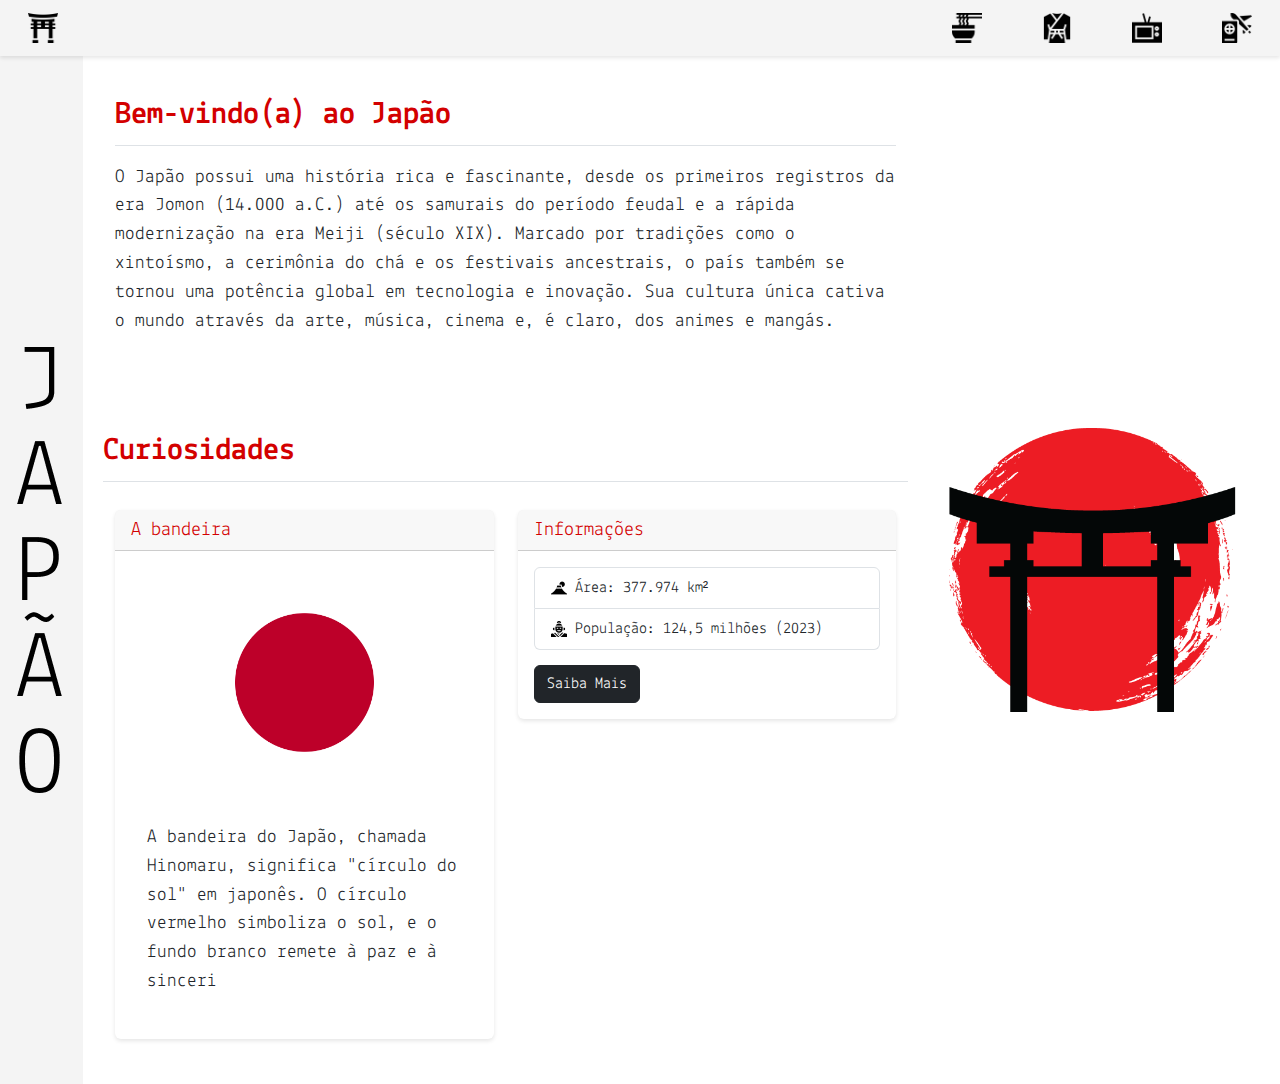
<file: index.html>
<!DOCTYPE html>
<html lang="pt-br">
<head>
    <meta charset="UTF-8">
    <meta name="viewport" content="width=device-width, initial-scale=1.0">
    <title>Home</title>
    <!-- Bootstrap CSS -->
    <link href="https://cdn.jsdelivr.net/npm/bootstrap@5.3.0/dist/css/bootstrap.min.css" rel="stylesheet">
    <link href="https://fonts.googleapis.com/css2?family=Lekton:wght@400;700&display=swap" rel="stylesheet">
    <!-- Nosso arquivo CSS personalizado -->
    <link rel="stylesheet" href="style.css">
    <style>
          body {
            font-family: 'Lekton', sans-serif;
        }
    </style>
</head>
<body>
    <!-- Menu Superior -->
    <nav class="navbar navbar-expand-lg navbar-light bg-light menu_teste">
        <div class="container-fluid col-lg-12 col-md-12">
            <div class="col-lg-1 col-md-12 home_img">
                <a class="navbar-brand me-auto" href="index.html">
                    <img src="img/home1.png" alt="Página Inicial" class="navbar-logo">
                </a>
            </div>
            
            <button class="navbar-toggler" type="button" data-bs-toggle="collapse" data-bs-target="#navbarMain">
                <span class="navbar-toggler-icon"></span>
            </button>
            
            <div class="collapse navbar-collapse" id="navbarMain">
                <ul class="navbar-nav ms-auto lista_menu">
                    <li class="nav-item">
                        <a class="navbar-brand me-auto" href="food.html">
                            <img src="img/food.png" alt="Culinária" class="navbar-logo">
                        </a>
                    </li>
                    <li class="nav-item">
                        <a class="navbar-brand me-auto" href="sports.html">
                            <img src="img/sports.png" alt="Esportes" class="navbar-logo">
                        </a>
                    </li>
                    <li class="nav-item">
                        <a class="navbar-brand me-auto" href="anime.html">
                            <img src="img/tv.png" alt="Animes" class="navbar-logo">
                        </a>
                    </li>
                    <li class="nav-item">
                        <a class="navbar-brand me-auto" href="travel.html">
                            <img src="img/travel.png" alt="Turismo" class="navbar-logo">
                        </a>
                    </li>
                </ul>
            </div>
        </div>
    </nav>

    <!-- Conteúdo Principal -->
    <main class="container-fluid px-0">
        <div class="row">
            <!-- Div 1 - Lateral Esquerda -->
            <div class="col col-sm-1 div1">
                <img src="img/j2.png" alt="Japão" class="j-image">
            </div>
            
            <!-- Div 2 - Conteúdo Principal -->
            <div class="col col-lg-8 row">
                <div>
                    <div class="main_text">
                        <h2 class="fw-bold text_red">Bem-vindo(a) ao Japão</h2>
                        <p>O Japão possui uma história rica e fascinante, desde os primeiros registros da era Jomon (14.000 a.C.) até os samurais do período feudal e a rápida modernização na era Meiji (século XIX). Marcado por tradições como o xintoísmo, a cerimônia do chá e os festivais ancestrais, o país também se tornou uma potência global em tecnologia e inovação. Sua cultura única cativa o mundo através da arte, música, cinema e, é claro, dos animes e mangás.</p>
                    </div>
                </div>
                
                <div>
                    <div class="main_text">
                        <div class="row">
                            <h2 class="fw-bold text_red">Curiosidades</h2>
                            <div class="col-sm-6 cards_externa">
                                <div class="card">
                                    
                                    <h5 class="card-header text_red">A bandeira</h5>
                                    <div class="card-body">
                                        <img src="img/flag.png" class="card-img-top" alt="...">
                                        <div class="card-body">
                                            <p class="card-text">A bandeira do Japão, chamada Hinomaru, significa "círculo do sol" em japonês. O círculo vermelho simboliza o sol, e o fundo branco remete à paz e à sinceri</p>
                                        </div>
                                    </div>
                                </div>
                            </div>
                            <div class="col-sm-6 cards_externa">
                                <div class="card">
                                    <h5 class="card-header text_red">Informações</h5>
                                        <div class="card-body">
                                            <ul class="list-group">
                                                <li class="list-group-item d-flex align-items-center">
                                                        <img src="img/area.png" alt="Ícone" class="me-2" style="width:16px;height:16px;">
                                                            Área: 377.974 km²
                                                    </li>
                                                    <li class="list-group-item d-flex align-items-center">
                                                        <img src="img/people.png" alt="Ícone" class="me-2" style="width:16px;height:16px;">
                                                            População: 124,5 milhões (2023)
                                                    </li>
                                            </ul>
                                            <div class="d-grid gap-2 d-md-block btn_saiba">
                                                <a class="btn btn-dark" href="https://pt.wikipedia.org/wiki/Jap%C3%A3o" role="button">Saiba Mais</a>
                                            </div>
                                        </div>
                                        
                                </div>
                            </div>
                        </div>
                    </div>
                </div>
            </div>
        
            
            <!-- Div 3 - Lateral Direita -->
            <div class="col col-lg-3">
                    <img src="img/tori.png" alt="Portal Japonês Torii" class="tori-image">
            </div>
        </div>
        
    </main>

    <footer>
        
    </footer>

    <!-- Bootstrap JS -->
    <script src="https://cdn.jsdelivr.net/npm/bootstrap@5.3.0/dist/js/bootstrap.bundle.min.js"></script>
</body>
</html>
</file>
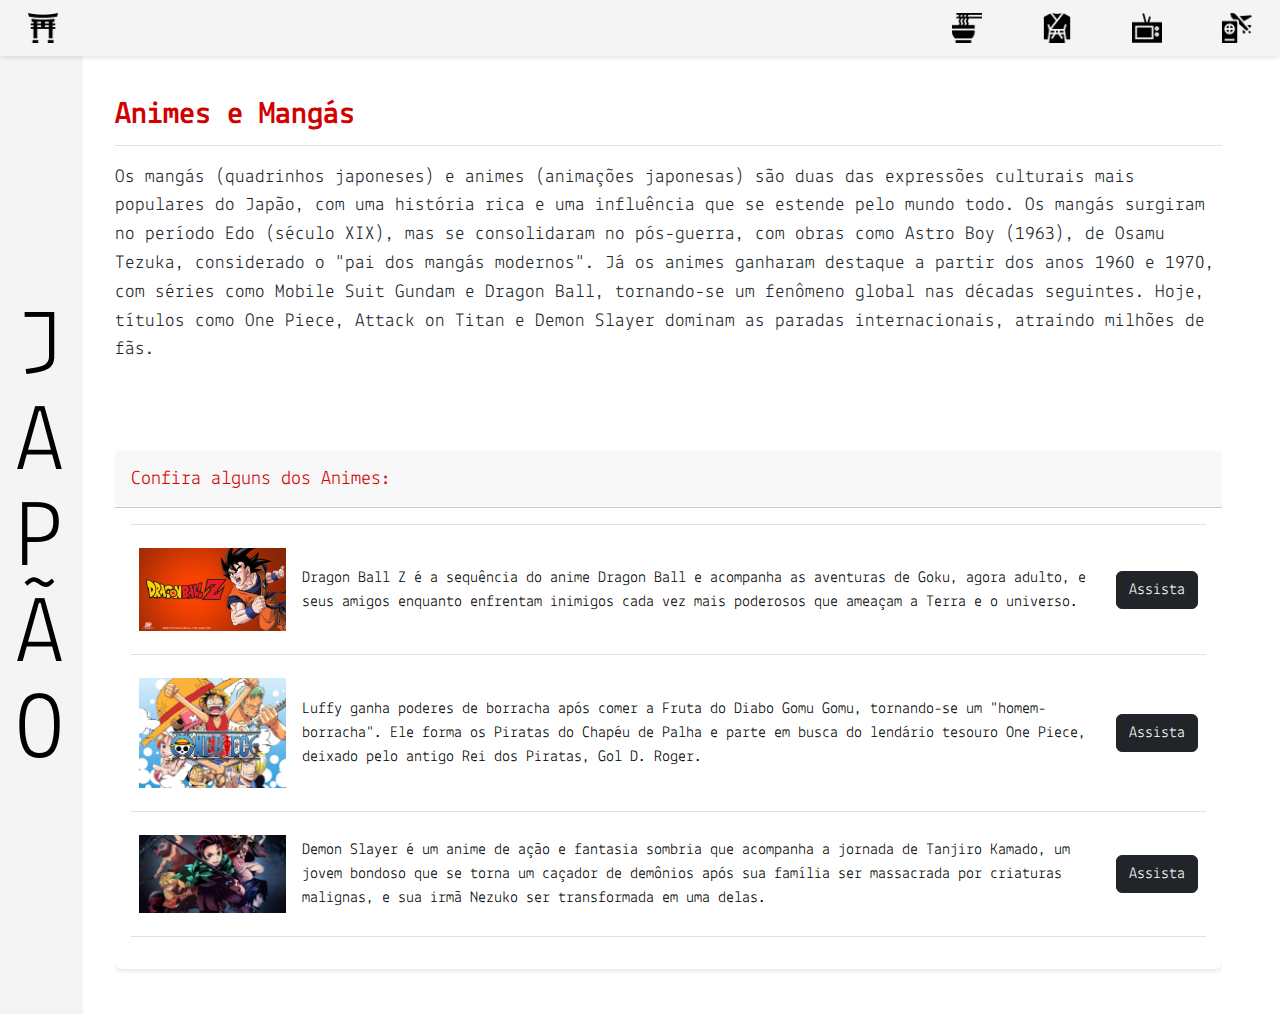
<file: anime.html>
<!DOCTYPE html>
<html lang="pt-br">
<head>
    <meta charset="UTF-8">
    <meta name="viewport" content="width=device-width, initial-scale=1.0">
    <title>Animes</title>
    <!-- Bootstrap CSS -->
    <link href="https://cdn.jsdelivr.net/npm/bootstrap@5.3.0/dist/css/bootstrap.min.css" rel="stylesheet">
    <link href="https://fonts.googleapis.com/css2?family=Lekton:wght@400;700&display=swap" rel="stylesheet">
    <!-- Nosso arquivo CSS personalizado -->
    <link rel="stylesheet" href="style.css">
    <style>
          body {
            font-family: 'Lekton', sans-serif;
        }
    </style>
</head>
<body>
    <!-- Menu Superior -->
    <nav class="navbar navbar-expand-lg navbar-light bg-light menu_teste">
        <div class="container-fluid col-lg-12 col-md-12">
            <div class="col-lg-1 col-md-12 home_img">
                <a class="navbar-brand me-auto" href="index.html">
                    <img src="img/home1.png" alt="Página Inicial" class="navbar-logo">
                </a>
            </div>
            
            <button class="navbar-toggler" type="button" data-bs-toggle="collapse" data-bs-target="#navbarMain">
                <span class="navbar-toggler-icon"></span>
            </button>
            
            <div class="collapse navbar-collapse" id="navbarMain">
                <ul class="navbar-nav ms-auto lista_menu">
                    <li class="nav-item">
                        <a class="navbar-brand me-auto" href="food.html">
                            <img src="img/food.png" alt="Culinária" class="navbar-logo">
                        </a>
                    </li>
                    <li class="nav-item">
                        <a class="navbar-brand me-auto" href="sports.html">
                            <img src="img/sports.png" alt="Esportes" class="navbar-logo">
                        </a>
                    </li>
                    <li class="nav-item">
                        <a class="navbar-brand me-auto" href="anime.html">
                            <img src="img/tv.png" alt="Animes" class="navbar-logo">
                        </a>
                    </li>
                    <li class="nav-item">
                        <a class="navbar-brand me-auto" href="travel.html">
                            <img src="img/travel.png" alt="Turismo" class="navbar-logo">
                        </a>
                    </li>
                </ul>
            </div>
        </div>
    </nav>

    <!-- Conteúdo Principal -->
    <main class="container-fluid px-0">
        <div class="row">
            <!-- Div 1 - Lateral Esquerda -->
            <div class="col col-sm-1 div1">
                <img src="img/j2.png" alt="Japão" class="j-image">
            </div>
            
            <!-- Div 2 - Conteúdo Principal -->
            <div class="col col-lg-11 row">
                <div>
                    <div class="main_text">
                        <h2 class="fw-bold text_red">Animes e Mangás</h2>
                        <p>Os mangás (quadrinhos japoneses) e animes (animações japonesas) são duas das expressões culturais mais populares do Japão, com uma história rica e uma influência que se estende pelo mundo todo. Os mangás surgiram no período Edo (século XIX), mas se consolidaram no pós-guerra, com obras como Astro Boy (1963), de Osamu Tezuka, considerado o "pai dos mangás modernos".

                            Já os animes ganharam destaque a partir dos anos 1960 e 1970, com séries como Mobile Suit Gundam e Dragon Ball, tornando-se um fenômeno global nas décadas seguintes. Hoje, títulos como One Piece, Attack on Titan e Demon Slayer dominam as paradas internacionais, atraindo milhões de fãs.</p>
                    </div>
                </div>
                
                <div>
                    <div class="main_text">
                        <div class="table-responsive">
                            <div class="card rounded">
                                <div class="card-header">
                                    <h5 class="card-header text_red border-0 bg-transparent ps-0">Confira alguns dos Animes:</h5>
                                </div>
                                <div class="card-body">
                                  <table class="table align-middle">
                                    <thead>
                                    </thead>
                                    <tbody>
                                      <tr class="align-middle custom-row"> 
                                          <td class="align-middle">
                                              <img src="img/a1.jpg" alt="DragonBall" class="img-fluid mx-auto d-block custom-img"> 
                                          </td>
                                          <td class="text-start text-justify align-middle custom-text"> 
                                              Dragon Ball Z é a sequência do anime Dragon Ball e acompanha as aventuras de Goku, agora adulto, e seus amigos enquanto enfrentam inimigos cada vez mais poderosos que ameaçam a Terra e o universo.
                                          </td>
                                          <td class="text-center align-middle"> 
                                              <a class="btn btn-dark" href="https://www.youtube.com/watch?v=Kl0qVHrLRVE" role="button">Assista</a> 
                                          </td>
                                      </tr>
                              
                                      <tr class="align-middle custom-row"> 
                                          <td class="align-middle">
                                              <img src="img/a2.jpg" alt="OnePiece" class="img-fluid mx-auto d-block custom-img"> 
                                          </td>
                                          <td class="text-start text-justify align-middle custom-text"> 
                                              Luffy ganha poderes de borracha após comer a Fruta do Diabo Gomu Gomu, tornando-se um "homem-borracha". Ele forma os Piratas do Chapéu de Palha e parte em busca do lendário tesouro One Piece, deixado pelo antigo Rei dos Piratas, Gol D. Roger.
                                          </td>
                                          <td class="text-center align-middle"> 
                                              <a class="btn btn-dark" href="https://www.youtube.com/watch?v=LHTYpWI3S6Q" role="button">Assista</a> 
                                          </td>
                                      </tr>
                              
                                      <tr class="align-middle custom-row"> 
                                          <td class="align-middle">
                                              <img src="img/a3.jpg" alt="Demon Slayer" class="img-fluid mx-auto d-block custom-img"> 
                                          </td>
                                          <td class="text-start text-justify align-middle custom-text"> 
                                              Demon Slayer é um anime de ação e fantasia sombria que acompanha a jornada de Tanjiro Kamado, um jovem bondoso que se torna um caçador de demônios após sua família ser massacrada por criaturas malignas, e sua irmã Nezuko ser transformada em uma delas.
                                          </td>
                                          <td class="text-center align-middle"> 
                                              <a class="btn btn-dark" href="https://www.youtube.com/watch?v=VQGCKyvzIM4" role="button">Assista</a> 
                                          </td>
                                      </tr>
                                    </tbody>
                                  </table>
                                </div>
                              </div>
                          </div>
                    </div>
                </div>
            </div>
        
            
        </div>
        
    </main>
    <footer>
        
    </footer>

    <!-- Bootstrap JS -->
    <script src="https://cdn.jsdelivr.net/npm/bootstrap@5.3.0/dist/js/bootstrap.bundle.min.js"></script>
</body>
</html>
</file>
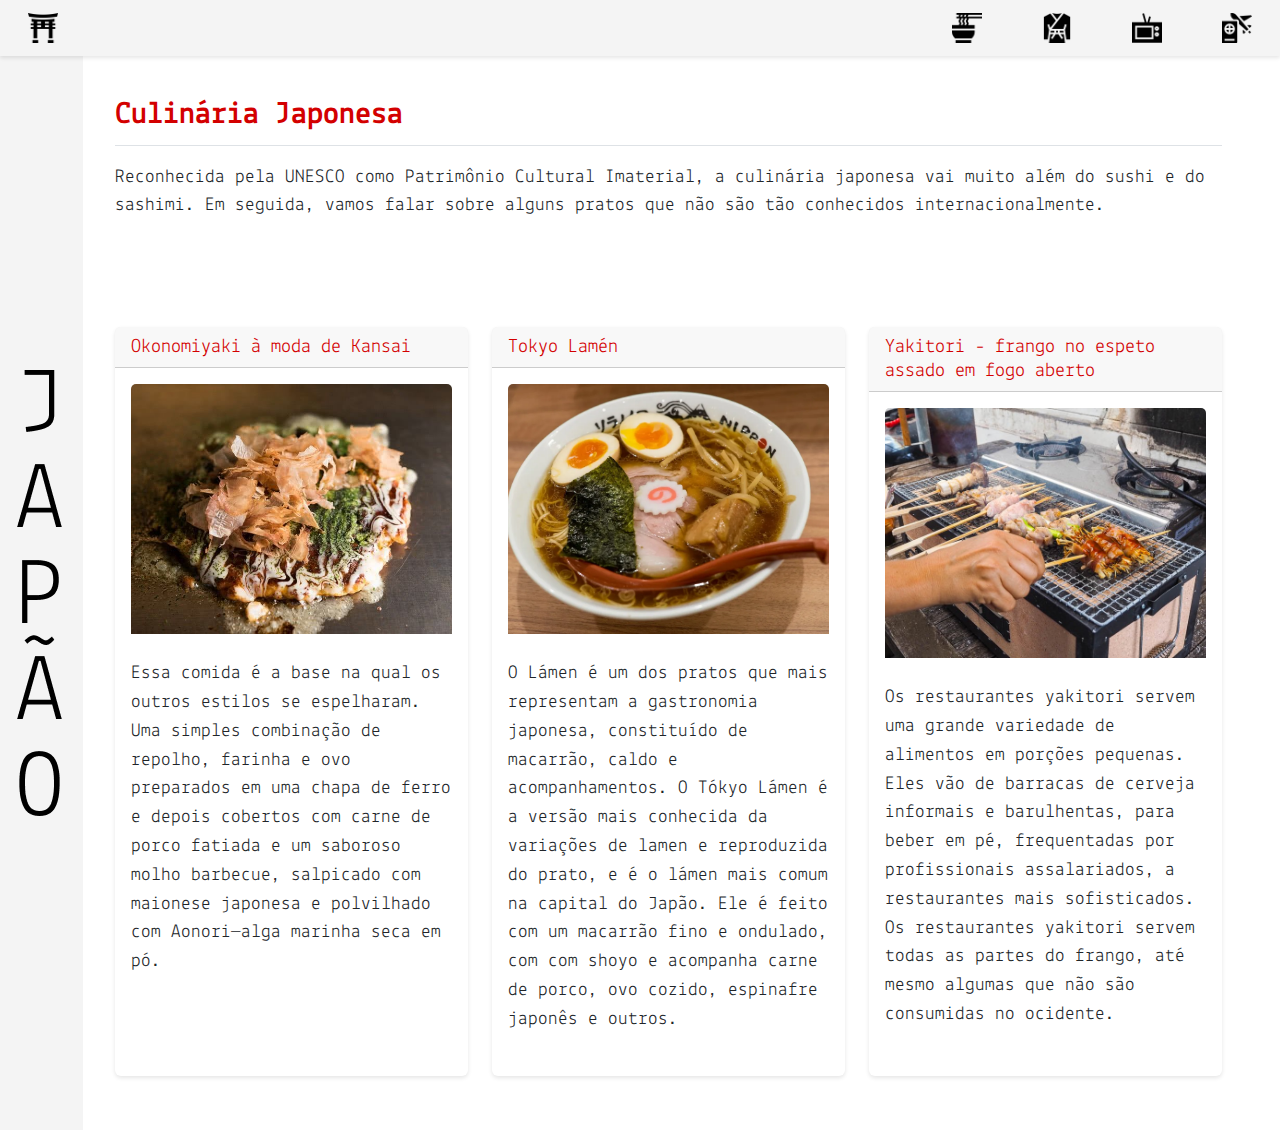
<file: food.html>
<!DOCTYPE html>
<html lang="pt-br">
<head>
    <meta charset="UTF-8">
    <meta name="viewport" content="width=device-width, initial-scale=1.0">
    <title>Culinária</title>
    <!-- Bootstrap CSS -->
    <link href="https://cdn.jsdelivr.net/npm/bootstrap@5.3.0/dist/css/bootstrap.min.css" rel="stylesheet">
    <link href="https://fonts.googleapis.com/css2?family=Lekton:wght@400;700&display=swap" rel="stylesheet">
    <!-- Nosso arquivo CSS personalizado -->
    <link rel="stylesheet" href="style.css">
    <style>
          body {
            font-family: 'Lekton', sans-serif;
        }
    </style>
</head>
<body>
    <!-- Menu Superior -->
    <nav class="navbar navbar-expand-lg navbar-light bg-light menu_teste">
        <div class="container-fluid col-lg-12 col-md-12">
            <div class="col-lg-1 col-md-12 home_img">
                <a class="navbar-brand me-auto" href="index.html">
                    <img src="img/home1.png" alt="Página Inicial" class="navbar-logo">
                </a>
            </div>
            
            <button class="navbar-toggler" type="button" data-bs-toggle="collapse" data-bs-target="#navbarMain">
                <span class="navbar-toggler-icon"></span>
            </button>
            
            <div class="collapse navbar-collapse" id="navbarMain">
                <ul class="navbar-nav ms-auto lista_menu">
                    <li class="nav-item">
                        <a class="navbar-brand me-auto" href="food.html">
                            <img src="img/food.png" alt="Culinária" class="navbar-logo">
                        </a>
                    </li>
                    <li class="nav-item">
                        <a class="navbar-brand me-auto" href="sports.html">
                            <img src="img/sports.png" alt="Esportes" class="navbar-logo">
                        </a>
                    </li>
                    <li class="nav-item">
                        <a class="navbar-brand me-auto" href="anime.html">
                            <img src="img/tv.png" alt="Animes" class="navbar-logo">
                        </a>
                    </li>
                    <li class="nav-item">
                        <a class="navbar-brand me-auto" href="travel.html">
                            <img src="img/travel.png" alt="Turismo" class="navbar-logo">
                        </a>
                    </li>
                </ul>
            </div>
        </div>
    </nav>

    <!-- Conteúdo Principal -->
    <main class="container-fluid px-0">
        <div class="row">
            <!-- Div 1 - Lateral Esquerda -->
            <div class="col col-sm-1 div1">
                <img src="img/j2.png" alt="Japão" class="j-image">
            </div>
            
            <!-- Div 2 - Conteúdo Principal -->
            <div class="col col-lg-11 row">
                <div>
                    <div class="main_text">
                        <h2 class="fw-bold text_red">Culinária Japonesa</h2>
                        <p>Reconhecida pela UNESCO como Patrimônio Cultural Imaterial, a culinária japonesa vai muito além do sushi e do sashimi. Em seguida, vamos falar sobre alguns pratos que não são tão conhecidos internacionalmente.</p>
                    </div>
                </div>
                
                <div class="referencia">
                    <div class="main_text">
                        <div class="row">
                            <div class="col-sm-4 mb-4 cards_externa">
                                <div class="card h-100">
                                    <h5 class="card-header text_red">Okonomiyaki à moda de Kansai</h5>
                                    <div class="card-body d-flex flex-column">
                                        <div class="image-container">
                                            <img src="img/food1.jpg" class="card-img-top img-fluid fixed-image" alt="Okonomiyaki" 
                                                 data-bs-toggle="modal" 
                                                 data-bs-target="#okonomiyakiModal">
                                        </div>
                                        <div class="mt-3">
                                            <p class="card-text">Essa comida é a base na qual os outros estilos se espelharam. Uma simples combinação de repolho, farinha e ovo preparados em uma chapa de ferro e depois cobertos com carne de porco fatiada e um saboroso molho barbecue, salpicado com maionese japonesa e polvilhado com Aonori—alga marinha seca em pó.</p>
                                        </div>
                                    </div>
                                </div>
                            </div>
                            <div class="col-sm-4 mb-4 cards_externa">
                                <div class="card h-100">
                                    <h5 class="card-header text_red">Tokyo Lamén</h5>
                                    <div class="card-body d-flex flex-column">
                                        <div class="image-container">
                                            <img src="img/food2.jpg" class="card-img-top img-fluid fixed-image" alt="Tokyo Lamén" 
                                                 data-bs-toggle="modal" 
                                                 data-bs-target="#lamenModal">
                                        </div>
                                        <div class="mt-3">
                                            <p class="card-text">O Lámen é um dos pratos que mais representam a gastronomia japonesa, constituído de macarrão, caldo e acompanhamentos. O Tókyo Lámen é a versão mais conhecida da variações de lamen e reproduzida do prato, e é o lámen mais comum na capital do Japão. Ele é feito com um macarrão fino e ondulado, com com shoyo e acompanha carne de porco, ovo cozido, espinafre japonês e outros.</p>
                                        </div>
                                    </div>
                                </div>
                            </div>

                            <div class="col-sm-4 mb-4 cards_externa">
                                <div class="card h-100">
                                    <h5 class="card-header text_red">Yakitori - frango no espeto assado em fogo aberto</h5>
                                    <div class="card-body d-flex flex-column">
                                        <div class="image-container">
                                            <img src="img/food3.jpg" class="card-img-top img-fluid fixed-image" alt="Tokyo Lamén" 
                                                 data-bs-toggle="modal" 
                                                 data-bs-target="#food3Modal">
                                        </div>
                                        <div class="mt-3">
                                            <p class="card-text">Os restaurantes yakitori servem uma grande variedade de alimentos em porções pequenas. Eles vão de barracas de cerveja informais e barulhentas, para beber em pé, frequentadas por profissionais assalariados, a restaurantes mais sofisticados. Os restaurantes yakitori servem todas as partes do frango, até mesmo algumas que não são consumidas no ocidente.</p>
                                        </div>
                                    </div>
                                </div>
                            </div>
                        </div>
                    </div>
                </div>
                
                <style>
                    .fixed-image {
                        height: 250px; /* Altura fixa para todas as imagens */
                        width: 100%;
                        object-fit: cover; /* Mantém a proporção e cobre a área */
                        cursor: pointer;
                    }
                    
                    .image-container {
                        overflow: hidden; /* Esconde qualquer parte da imagem que ultrapasse o container */
                    }
                </style>
                

                <!-- Modal para o Okonomiyaki -->
                <div class="modal fade" id="okonomiyakiModal" tabindex="-1" aria-labelledby="okonomiyakiModalLabel" aria-hidden="true">
                    <div class="modal-dialog modal-fullscreen">
                        <div class="modal-content">
                            <div class="modal-header">
                                <h5 class="modal-title" id="okonomiyakiModalLabel">Okonomiyaki à moda de Kansai</h5>
                                <button type="button" class="btn-close" data-bs-dismiss="modal" aria-label="Close"></button>
                            </div>
                            <div class="modal-body d-flex justify-content-center align-items-center">
                                <img src="img/food1.jpg" class="img-fluid" alt="Okonomiyaki em tela cheia">
                            </div>
                            <div class="modal-footer">
                                <button type="button" class="btn btn-dark" data-bs-dismiss="modal">Fechar</button>
                            </div>
                        </div>
                    </div>
                </div>
                
                <!-- Modal para o Tokyo Lamén -->
                <div class="modal fade" id="lamenModal" tabindex="-1" aria-labelledby="lamenModalLabel" aria-hidden="true">
                    <div class="modal-dialog modal-fullscreen">
                        <div class="modal-content">
                            <div class="modal-header">
                                <h5 class="modal-title" id="lamenModalLabel">Tokyo Lamén</h5>
                                <button type="button" class="btn-close" data-bs-dismiss="modal" aria-label="Close"></button>
                            </div>
                            <div class="modal-body d-flex justify-content-center align-items-center">
                                <img src="img/food2.jpg" class="img-fluid" alt="Tokyo Lamén em tela cheia">
                            </div>
                            <div class="modal-footer">
                                <button type="button" class="btn btn-dark" data-bs-dismiss="modal">Fechar</button>
                            </div>
                        </div>
                    </div>
                </div>

                <div class="modal fade" id="food3Modal" tabindex="-1" aria-labelledby="food3ModalLabel" aria-hidden="true">
                    <div class="modal-dialog modal-fullscreen">
                        <div class="modal-content">
                            <div class="modal-header">
                                <h5 class="modal-title" id="food3ModalLabel">Yakitori - frango no espeto assado em fogo aberto</h5>
                                <button type="button" class="btn-close" data-bs-dismiss="modal" aria-label="Close"></button>
                            </div>
                            <div class="modal-body d-flex justify-content-center align-items-center">
                                <img src="img/food3.jpg" class="img-fluid" alt="Tokyo Lamén em tela cheia">
                            </div>
                            <div class="modal-footer">
                                <button type="button" class="btn btn-dark" data-bs-dismiss="modal">Fechar</button>
                            </div>
                        </div>
                    </div>
                </div>
            </div>
        
            
           
        </div>
        
    </main>

    <!-- Modal para a bandeira em tela cheia -->
    <div class="modal fade" id="flagModal" tabindex="-1" aria-labelledby="flagModalLabel" aria-hidden="true">
        <div class="modal-dialog modal-fullscreen">
            <div class="modal-content">
                <div class="modal-header">
                    <h5 class="modal-title" id="flagModalLabel">Tokyo Lamén</h5>
                    <button type="button" class="btn-close" data-bs-dismiss="modal" aria-label="Close"></button>
                </div>
                <div class="modal-body d-flex justify-content-center align-items-center">
                    <img src="img/food2.jpg" class="img-fluid" alt="Bandeira do Japão em tela cheia">
                </div>
                <div class="modal-footer">
                    <button type="button" class="btn btn-dark" data-bs-dismiss="modal">Fechar</button>
                </div>
            </div>
        </div>
    </div>
    <div class="modal fade" id="flagModal" tabindex="-1" aria-labelledby="flagModalLabel" aria-hidden="true">
        <div class="modal-dialog modal-fullscreen">
            <div class="modal-content">
                <div class="modal-header">
                    <h5 class="modal-title" id="flagModalLabel">Okonomiyaki à moda de Kansai</h5>
                    <button type="button" class="btn-close" data-bs-dismiss="modal" aria-label="Close"></button>
                </div>
                <div class="modal-body d-flex justify-content-center align-items-center">
                    <img src="img/food1.jpg" class="img-fluid" alt="Bandeira do Japão em tela cheia">
                </div>
                <div class="modal-footer">
                    <button type="button" class="btn btn-dark" data-bs-dismiss="modal">Fechar</button>
                </div>
            </div>
        </div>
    </div>

    <footer>
        
    </footer>

    <!-- Bootstrap JS -->
    <script src="https://cdn.jsdelivr.net/npm/bootstrap@5.3.0/dist/js/bootstrap.bundle.min.js"></script>
</body>
</html>
</file>
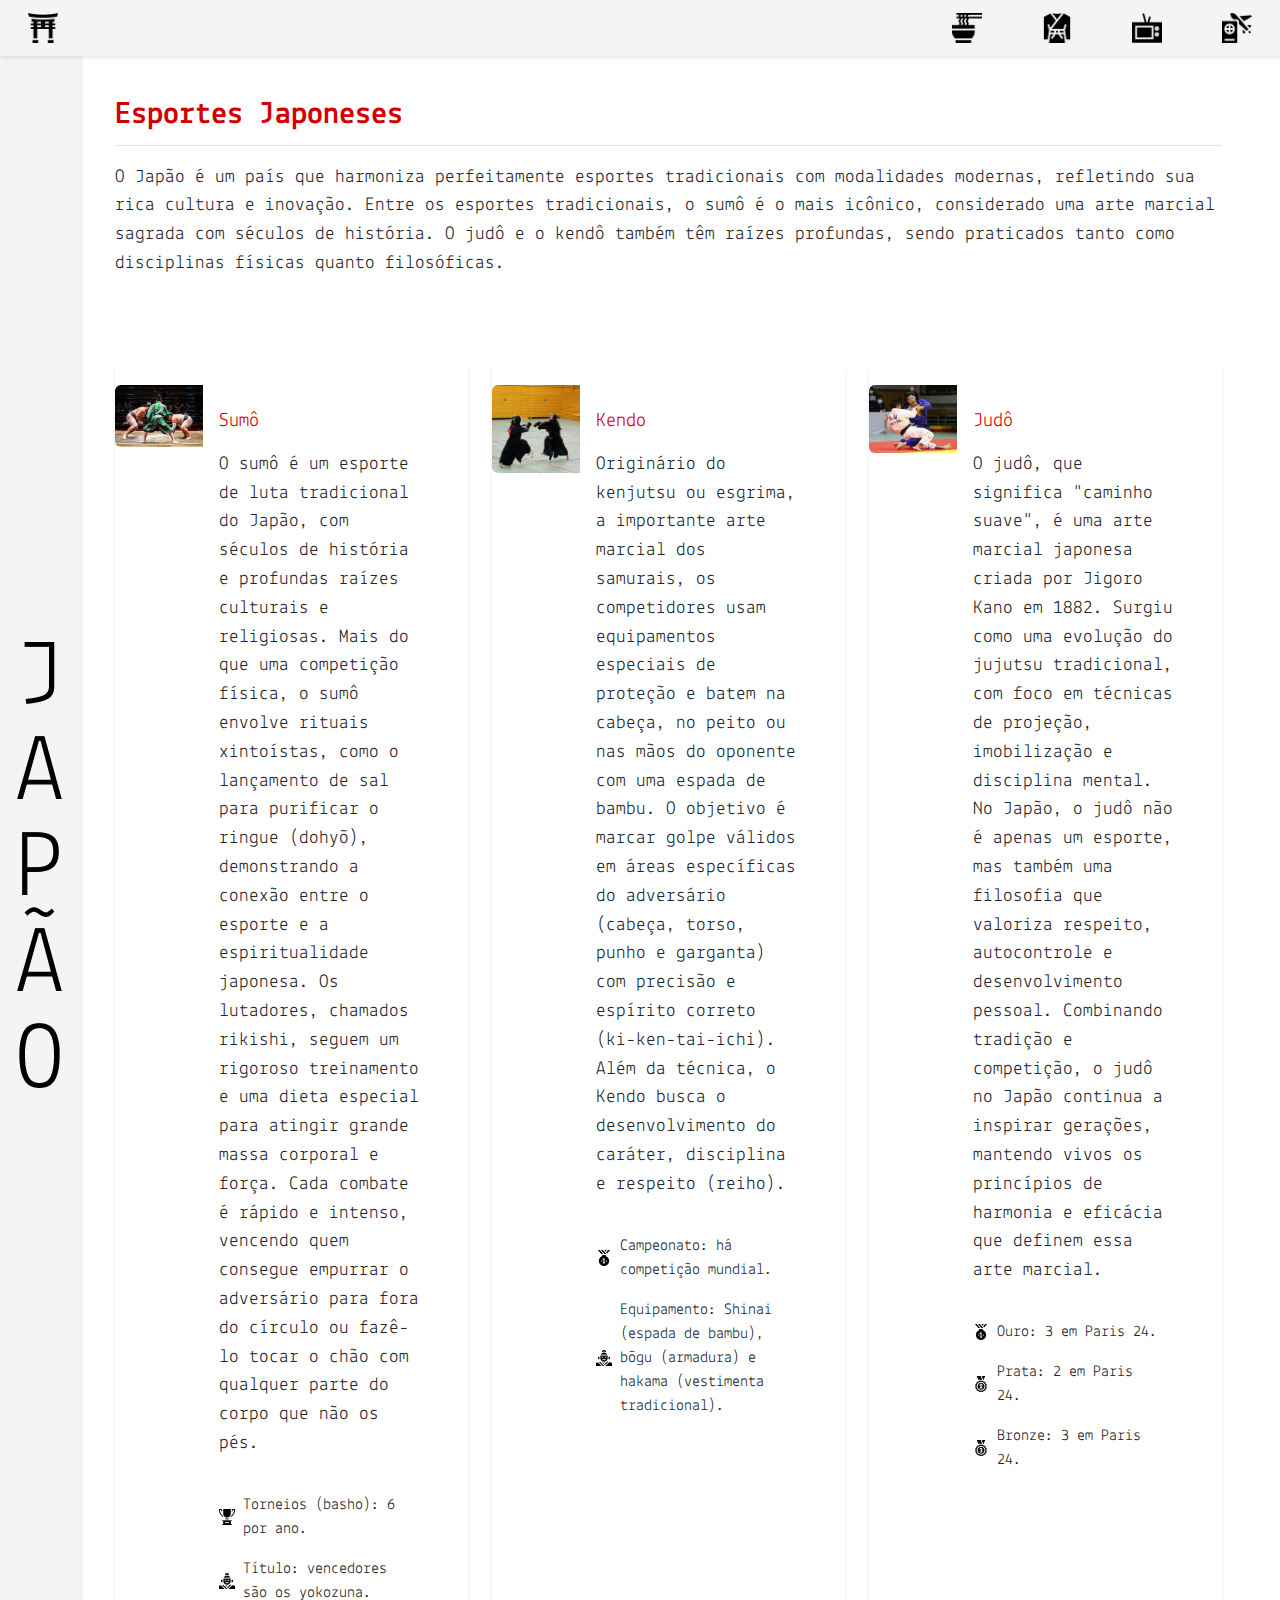
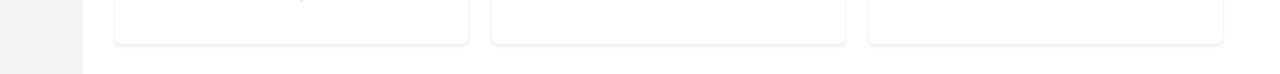
<file: sports.html>
<!DOCTYPE html>
<html lang="pt-br">
<head>
    <meta charset="UTF-8">
    <meta name="viewport" content="width=device-width, initial-scale=1.0">
    <title>Esportes</title>
    <!-- Bootstrap CSS -->
    <link href="https://cdn.jsdelivr.net/npm/bootstrap@5.3.0/dist/css/bootstrap.min.css" rel="stylesheet">
    <link href="https://fonts.googleapis.com/css2?family=Lekton:wght@400;700&display=swap" rel="stylesheet">
    <!-- Nosso arquivo CSS personalizado -->
    <link rel="stylesheet" href="style.css">
    <style>
          body {
            font-family: 'Lekton', sans-serif;
        }
    </style>
</head>
<body>
    <!-- Menu Superior -->
    <nav class="navbar navbar-expand-lg navbar-light bg-light menu_teste">
        <div class="container-fluid col-lg-12 col-md-12">
            <div class="col-lg-1 col-md-12 home_img">
                <a class="navbar-brand me-auto" href="index.html">
                    <img src="img/home1.png" alt="Página Inicial" class="navbar-logo">
                </a>
            </div>
            
            <button class="navbar-toggler" type="button" data-bs-toggle="collapse" data-bs-target="#navbarMain">
                <span class="navbar-toggler-icon"></span>
            </button>
            
            <div class="collapse navbar-collapse" id="navbarMain">
                <ul class="navbar-nav ms-auto lista_menu">
                    <li class="nav-item">
                        <a class="navbar-brand me-auto" href="food.html">
                            <img src="img/food.png" alt="Culinária" class="navbar-logo">
                        </a>
                    </li>
                    <li class="nav-item">
                        <a class="navbar-brand me-auto" href="sports.html">
                            <img src="img/sports.png" alt="Esportes" class="navbar-logo">
                        </a>
                    </li>
                    <li class="nav-item">
                        <a class="navbar-brand me-auto" href="anime.html">
                            <img src="img/tv.png" alt="Animes" class="navbar-logo">
                        </a>
                    </li>
                    <li class="nav-item">
                        <a class="navbar-brand me-auto" href="travel.html">
                            <img src="img/travel.png" alt="Turismo" class="navbar-logo">
                        </a>
                    </li>
                </ul>
            </div>
        </div>
    </nav>

    <!-- Conteúdo Principal -->
    <main class="container-fluid px-0">
        <div class="row">
            <!-- Div 1 - Lateral Esquerda -->
            <div class="col col-sm-1 div1">
                <img src="img/j2.png" alt="Japão" class="j-image">
            </div>
            
            <!-- Div 2 - Conteúdo Principal -->
            <div class="col col-lg-11 row">
                <div>
                    <div class="main_text">
                        <h2 class="fw-bold text_red">Esportes Japoneses</h2>
                        <p>O Japão é um país que harmoniza perfeitamente esportes tradicionais com modalidades modernas, refletindo sua rica cultura e inovação. Entre os esportes tradicionais, o sumô é o mais icônico, considerado uma arte marcial sagrada com séculos de história. O judô e o kendô também têm raízes profundas, sendo praticados tanto como disciplinas físicas quanto filosóficas.</p>
                    </div>
                </div>
                
                <div>
                    <div class="main_text">
                        <div class="row g-4"> <!-- Adicionado g-4 para espaçamento de 30px entre cards -->
                            <!-- Card 1 -->
                            <div class="col-12 col-md-6 col-lg-4"> <!-- Organização em colunas responsivas -->
                                <div class="card h-100 cards_externa"> <!-- h-100 para altura igual -->
                                    <div class="row g-0 caixa_esporte">
                                        <div class="col-md-3">
                                            <img src="img/sports1.jpg" class="img-fluid rounded-start" alt="Sumô">
                                        </div>
                                        <div class="col-md-8">
                                            <div class="card-body">
                                                <h5 class="card-header text_red border-0 bg-transparent ps-0">Sumô</h5>
                                                <p class="card-text">O sumô é um esporte de luta tradicional do Japão, com séculos de história e profundas raízes culturais e religiosas. Mais do que uma competição física, o sumô envolve rituais xintoístas, como o lançamento de sal para purificar o ringue (dohyō), demonstrando a conexão entre o esporte e a espiritualidade japonesa.

                                                Os lutadores, chamados rikishi, seguem um rigoroso treinamento e uma dieta especial para atingir grande massa corporal e força. Cada combate é rápido e intenso, vencendo quem consegue empurrar o adversário para fora do círculo ou fazê-lo tocar o chão com qualquer parte do corpo que não os pés.
                                                </p>
                                                <ul class="list-group border-0">
                                                    <li class="list-group-item d-flex align-items-center border-0 ps-0">
                                                        <img src="img/trofeu.png" alt="Ícone" class="me-2" style="width:16px;height:16px;">
                                                        Torneios (basho): 6 por ano. 
                                                    </li>
                                                    <li class="list-group-item d-flex align-items-center border-0 ps-0">
                                                        <img src="img/people.png" alt="Ícone" class="me-2" style="width:16px;height:16px;">
                                                        Título: vencedores são os yokozuna.
                                                    </li>
                                                </ul>
                                            </div>
                                        </div>
                                    </div>
                                </div>
                            </div>

                            <!-- Card 2 -->
                            <div class="col-12 col-md-6 col-lg-4">
                                <div class="card h-100 cards_externa">
                                    <div class="row g-0 caixa_esporte">
                                        <div class="col-md-3">
                                            <img src="img/sports2.jpg" class="img-fluid rounded-start" alt="Kendo">
                                        </div>
                                        <div class="col-md-8">
                                            <div class="card-body">
                                                <h5 class="card-header text_red border-0 bg-transparent ps-0">Kendo</h5>
                                                <p class="card-text"> Originário do kenjutsu ou esgrima, a importante arte marcial dos samurais, os competidores usam equipamentos especiais de proteção e batem na cabeça, no peito ou nas mãos do oponente com uma espada de bambu.
                                                O objetivo é marcar golpe válidos em áreas específicas do adversário (cabeça, torso, punho e garganta) com precisão e espírito correto (ki-ken-tai-ichi). Além da técnica, o Kendo busca o desenvolvimento do caráter, disciplina e respeito (reiho).
                                                </p>
                                                <ul class="list-group border-0">
                                                    <li class="list-group-item d-flex align-items-center border-0 ps-0">
                                                        <img src="img/medal1.png" alt="Ícone" class="me-2" style="width:16px;height:16px;">
                                                        Campeonato: há competição mundial.
                                                    </li>
                                                    <li class="list-group-item d-flex align-items-center border-0 ps-0">
                                                        <img src="img/people.png" alt="Ícone" class="me-2" style="width:16px;height:16px;">
                                                        Equipamento: Shinai (espada de bambu), bōgu (armadura) e hakama (vestimenta tradicional). 
                                                    </li>
                                                </ul>
                                            </div>
                                        </div>
                                    </div>
                                </div>
                            </div>
                            
                            <!-- Card 3 -->
                            <div class="col-12 col-md-6 col-lg-4">
                                <div class="card h-100 cards_externa">
                                    <div class="row g-0">
                                        <div class="col-md-3">
                                            <img src="img/sports3.jpg" class="img-fluid rounded-start" alt="Judo">
                                        </div>
                                        <div class="col-md-8">
                                            <div class="card-body">
                                                <h5 class="card-header text_red border-0 bg-transparent ps-0">Judô</h5>
                                                <p class="card-text"> O judô, que significa "caminho suave", é uma arte marcial japonesa criada por Jigoro Kano em 1882. Surgiu como uma evolução do jujutsu tradicional, com foco em técnicas de projeção, imobilização e disciplina mental. No Japão, o judô não é apenas um esporte, mas também uma filosofia que valoriza respeito, autocontrole e desenvolvimento pessoal.
                                                Combinando tradição e competição, o judô no Japão continua a inspirar gerações, mantendo vivos os princípios de harmonia e eficácia que definem essa arte marcial.
                                                </p>
                                                <ul class="list-group border-0">
                                                    <li class="list-group-item d-flex align-items-center border-0 ps-0">
                                                        <img src="img/medal1.png" alt="Ícone" class="me-2" style="width:16px;height:16px;">
                                                        Ouro: 3 em Paris 24.
                                                    </li>
                                                    <li class="list-group-item d-flex align-items-center border-0 ps-0">
                                                        <img src="img/medal2.png" alt="Ícone" class="me-2" style="width:16px;height:16px;">
                                                        Prata: 2 em Paris 24. 
                                                    </li>
                                                    <li class="list-group-item d-flex align-items-center border-0 ps-0">
                                                        <img src="img/medal 3.png" alt="Ícone" class="me-2" style="width:16px;height:16px;">
                                                        Bronze: 3 em Paris 24. 
                                                    </li>
                                                </ul>
                                            </div>
                                        </div>
                                    </div>
                                </div>
                            </div>
                        </div>
                    </div>
                </div>
            </div>
        </div>
    </main>

    <footer>
        
    </footer>

    <!-- Bootstrap JS -->
    <script src="https://cdn.jsdelivr.net/npm/bootstrap@5.3.0/dist/js/bootstrap.bundle.min.js"></script>
</body>
</html>
</file>
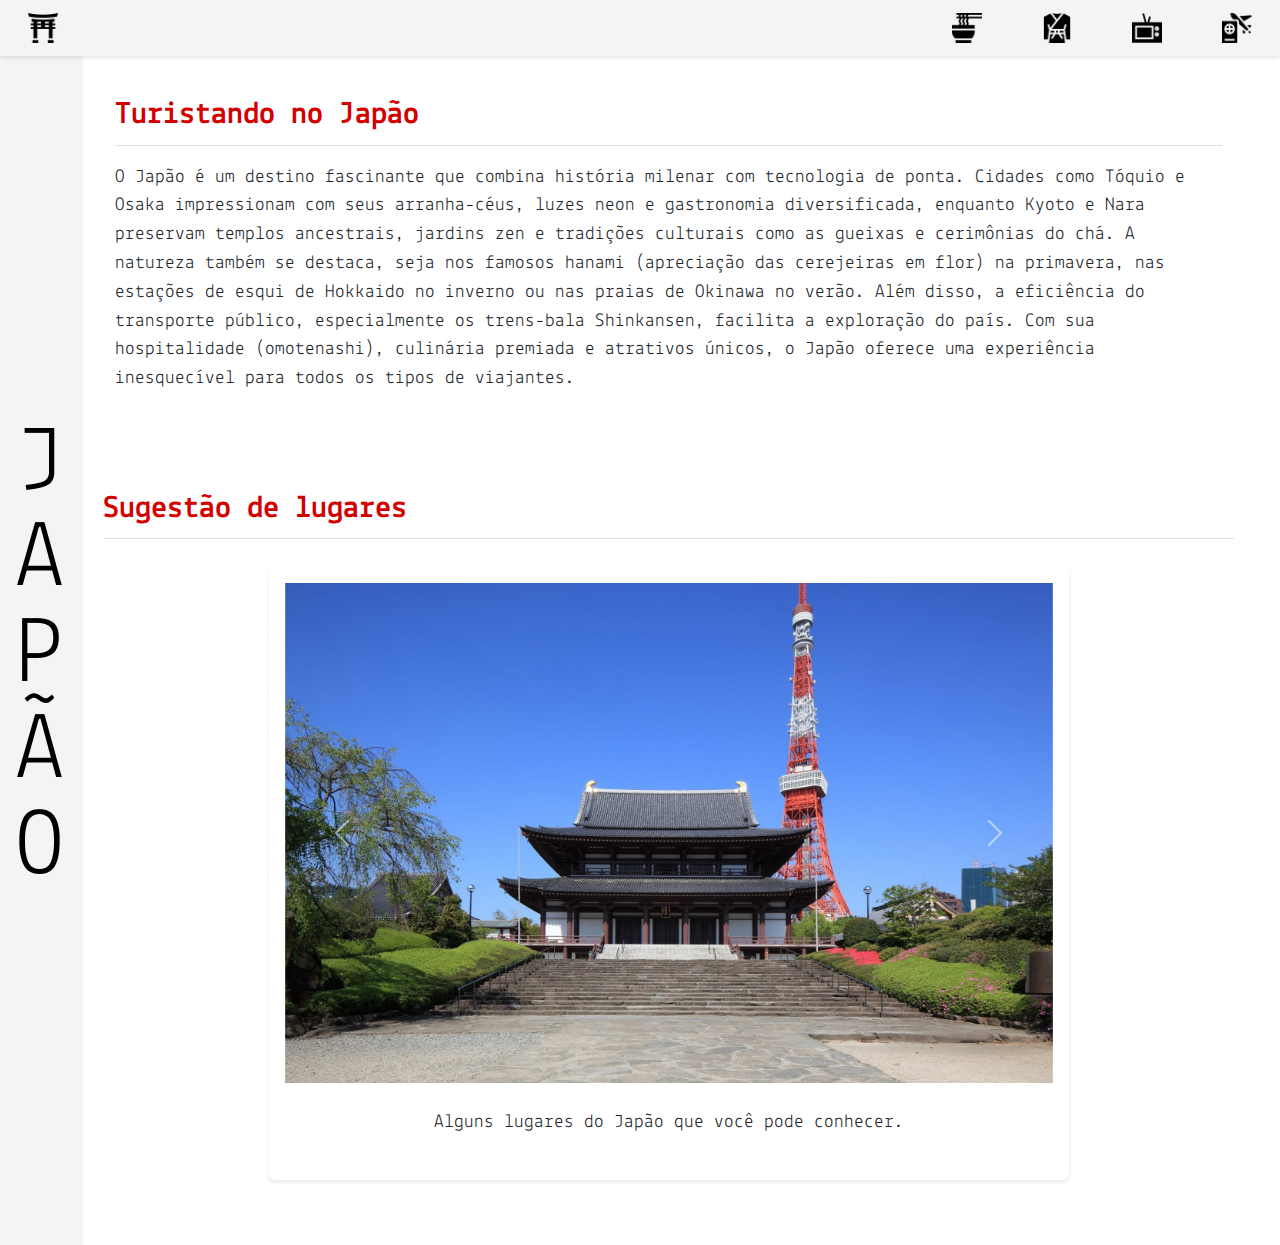
<file: travel.html>
<!DOCTYPE html>
<html lang="pt-br">
<head>
    <meta charset="UTF-8">
    <meta name="viewport" content="width=device-width, initial-scale=1.0">
    <title>Turismo</title>
    <!-- Bootstrap CSS -->
    <link href="https://cdn.jsdelivr.net/npm/bootstrap@5.3.0/dist/css/bootstrap.min.css" rel="stylesheet">
    <link href="https://fonts.googleapis.com/css2?family=Lekton:wght@400;700&display=swap" rel="stylesheet">
    <!-- Nosso arquivo CSS personalizado -->
    <link rel="stylesheet" href="style.css">
    <style>
        body {
            font-family: 'Lekton', sans-serif;
        }
        
        /* Estilos para centralizar e padronizar o carrossel */
        .carousel-container {
            display: flex;
            justify-content: center;
            margin: 0 auto;
            max-width: 800px; /* Ajuste conforme necessário */
        }
        
        .carousel-inner {
            max-height: 500px; /* Altura fixa para todas as imagens */
            overflow: hidden;
        }
        
        .carousel-item img {
            width: 100%;
            height: 500px; /* Altura fixa */
            object-fit: cover; /* Garante que a imagem cubra todo o espaço mantendo a proporção */
        }
        
        .cards_externa {
            display: flex;
            justify-content: center;
            padding: 20px 0;
        }
        
        .card {
            width: 100%;
            max-width: 800px; /* Largura máxima do card */
        }
    </style>
</head>
<body>
    <!-- Menu Superior -->
    <nav class="navbar navbar-expand-lg navbar-light bg-light menu_teste">
        <div class="container-fluid col-lg-12 col-md-12">
            <div class="col-lg-1 col-md-12 home_img">
                <a class="navbar-brand me-auto" href="index.html">
                    <img src="img/home1.png" alt="Página Inicial" class="navbar-logo">
                </a>
            </div>
            
            <button class="navbar-toggler" type="button" data-bs-toggle="collapse" data-bs-target="#navbarMain">
                <span class="navbar-toggler-icon"></span>
            </button>
            
            <div class="collapse navbar-collapse" id="navbarMain">
                <ul class="navbar-nav ms-auto lista_menu">
                    <li class="nav-item">
                        <a class="navbar-brand me-auto" href="food.html">
                            <img src="img/food.png" alt="Culinária" class="navbar-logo">
                        </a>
                    </li>
                    <li class="nav-item">
                        <a class="navbar-brand me-auto" href="sports.html">
                            <img src="img/sports.png" alt="Esportes" class="navbar-logo">
                        </a>
                    </li>
                    <li class="nav-item">
                        <a class="navbar-brand me-auto" href="anime.html">
                            <img src="img/tv.png" alt="Animes" class="navbar-logo">
                        </a>
                    </li>
                    <li class="nav-item">
                        <a class="navbar-brand me-auto" href="travel.html">
                            <img src="img/travel.png" alt="Turismo" class="navbar-logo">
                        </a>
                    </li>
                </ul>
            </div>
        </div>
    </nav>

    <!-- Conteúdo Principal -->
    <main class="container-fluid px-0">
        <div class="row">
            <!-- Div 1 - Lateral Esquerda -->
            <div class="col col-sm-1 div1">
                <img src="img/j2.png" alt="Japão" class="j-image">
            </div>
            
            <!-- Div 2 - Conteúdo Principal -->
            <div class="col col-lg-11 row">
                <div>
                    <div class="main_text">
                        <h2 class="fw-bold text_red">Turistando no Japão</h2>
                        <p>O Japão é um destino fascinante que combina história milenar com tecnologia de ponta. Cidades como Tóquio e Osaka impressionam com seus arranha-céus, luzes neon e gastronomia diversificada, enquanto Kyoto e Nara preservam templos ancestrais, jardins zen e tradições culturais como as gueixas e cerimônias do chá.

                            A natureza também se destaca, seja nos famosos hanami (apreciação das cerejeiras em flor) na primavera, nas estações de esqui de Hokkaido no inverno ou nas praias de Okinawa no verão. Além disso, a eficiência do transporte público, especialmente os trens-bala Shinkansen, facilita a exploração do país.
                            
                            Com sua hospitalidade (omotenashi), culinária premiada e atrativos únicos, o Japão oferece uma experiência inesquecível para todos os tipos de viajantes. </p>
                    </div>
                </div>
                
                <div>
                    <div class="main_text">
                        <div class="row">
                            <h2 class="fw-bold text_red">Sugestão de lugares</h2>
                            <div class="col-sm-12 cards_externa">
                                <div class="card">
                                    <div class="card-body">
                                        <!-- Carrossel de imagens -->
                                        <div class="carousel-container">
                                            <div id="carouselExampleControlsNoTouching" class="carousel slide" data-bs-touch="false" data-bs-interval="false">
                                                <div class="carousel-inner">
                                                    <div class="carousel-item active">
                                                        <img src="img/img1.jpeg" class="d-block w-100" alt="">
                                                    </div>
                                                    <div class="carousel-item">
                                                        <img src="img/img2.jpg" class="d-block w-100" alt="...">
                                                    </div>
                                                    <div class="carousel-item">
                                                        <img src="img/img3.jpg" class="d-block w-100" alt="...">
                                                    </div>
                                                    <div class="carousel-item">
                                                        <img src="img/img4.jpg" class="d-block w-100" alt="...">
                                                    </div>
                                                </div>
                                                <button class="carousel-control-prev" type="button" data-bs-target="#carouselExampleControlsNoTouching" data-bs-slide="prev">
                                                    <span class="carousel-control-prev-icon" aria-hidden="true"></span>
                                                    <span class="visually-hidden">Previous</span>
                                                </button>
                                                <button class="carousel-control-next" type="button" data-bs-target="#carouselExampleControlsNoTouching" data-bs-slide="next">
                                                    <span class="carousel-control-next-icon" aria-hidden="true"></span>
                                                    <span class="visually-hidden">Next</span>
                                                </button>
                                            </div>
                                        </div>
                                        
                                        <div class="card-body text-center">
                                            <p class="card-text">Alguns lugares do Japão que você pode conhecer.</p>
                                        </div>
                                    </div>
                                </div>
                            </div>
                        </div>
                    </div>
                </div>
            </div>
        </div>
    </main>

    <footer>
        
    </footer>

    <!-- Bootstrap JS -->
    <script src="https://cdn.jsdelivr.net/npm/bootstrap@5.3.0/dist/js/bootstrap.bundle.min.js"></script>
</body>
</html>
</file>
<file: style.css>
/* Estilos personalizados */
body {
    margin: 0;
    padding: 0;
    overflow-x: hidden;
    background-color: #ffffff;
    font-family: 'Lekton', sans-serif !important;
}
main{
    padding-left: 10px;
}

/* Navbar personalizada */
.navbar {
    background-color: #F4F4F4;
    box-shadow: 0 2px 4px rgba(0,0,0,.1);
    padding: 0.5rem 1rem;
}
.navbar-expand-lg
{
    box-shadow: 0 2px 4px rgba(0,0,0,.1);
}
.navbar-brand {
    font-weight: 500;
    color: #F4F4F4;
    transition: all 0.3s ease;
}

.navbar-brand:hover,
.navbar-brand.active {
    color: #0d6efd;
}

.navbar-nav .nav-link {
    padding: 0.5rem 1rem;
    color: #495057;
    transition: all 0.3s ease;
}

.navbar-nav .nav-link:hover {
    color: #0d6efd;
}

.navbar-toggler {
    border: none;
    padding: 0.25rem 0.5rem;
}

/* Div2 - Conteúdo Principal */
.div2 {
    background-color: #f8f9fa;
    padding: 20px;
    min-height: calc(100vh - 56px);
}

/* Responsividade */
@media (max-width: 991.98px) {
    .div1 {
        min-height: auto;
        height: auto;
        width: 100%;
        border-right: none;
        border-bottom: 1px solid #dee2e6;
        padding: 15px 0;
    }
    

    /* Ordem dos elementos em mobile */
    .order-1 { order: 1; } /* div1 */
    .order-2 { order: 2; } /* div3 */
    .order-3 { order: 3; } /* div2 */
}

/* Cards */
.card {
    border: none;
    box-shadow: 0 2px 4px rgba(0,0,0,.1);
    transition: transform 0.3s ease;
    margin-bottom: 15px;
}

.card:hover {
    transform: translateY(-5px);
}

/* Estilo para o logo na navbar */
.navbar-logo {
    height: 30px; /* Ajuste conforme necessário */
    width: auto;
    transition: all 0.3s ease;
}

.navbar-logo:hover {
    opacity: 0.8;
}

/* Ajuste responsivo para o logo */
@media (max-width: 991.98px) {
    .navbar-logo {
        height: 25px; /* Tamanho menor para mobile */
    }
}

/* Estilo para o container da imagem */
.tori-container {
    width: 100%;
    height: 100%;
    display: flex;
    justify-content: center;
    align-items: center;
    padding: 20px;
}

/* Estilo para a div3 */
.div3 {
    background-color: #f8f9fa;
    min-height: calc(100vh - 56px);
    
    padding: 0;
    overflow: hidden;
    position: relative; /* Adicionado para posicionamento absoluto da imagem */
}

/* Estilo para a imagem tori */
.tori-image {


        width: 100%;
        height: 100%;
        object-fit: contain; /* Mostra a imagem inteira */
        object-position: center; /* Centraliza a imagem */


}
/* Responsividade */
@media (max-width: 991.98px) {
    .div3 {
        min-height: 50vh;
        border-left: none;
        border-top: 1px solid #dee2e6;
    }
}

/* Estilo para a div1 */
.div1 {
    width: 95px ;
    background-color: #F4F4F4;
    min-height: calc(100vh - 56px);

    display: flex;            /* Ativa flexbox */
    justify-content: center;  /* Centraliza horizontalmente */
    align-items: center;      /* Centraliza verticalmente */
    padding-left: 20px;
}

/* Estilo para a imagem */
.j-image {
    max-width: 100%;          /* Garante que não ultrapasse a largura da div */
    max-height: 100%;         /* Garante que não ultrapasse a altura da div */
    height: auto;             /* Mantém proporções */
    width: auto;              /* Mantém proporções */
}

/* Responsividade */
@media (max-width: 991.98px) {
    .div1 {
        min-height: auto;     /* Altura automática em mobile */
        height: 100px;        /* Altura fixa para mobile */
        border-right: none;
        border-bottom: 1px solid #dee2e6;
        padding: 15px 0;      /* Ajuste de padding para mobile */
    }
}

.container-fluid{
    display: flex;
    flex-direction: row;
    justify-content: space-around;
    
}
.lista_menu ul {
    display: flex;
    flex-direction: row;
    justify-content:center;
    align-items: center;
    padding-right: 5px;
}
li {
    padding-left: 60px;
}
.home_img{
    display: flex;
    flex-direction: row;
    justify-content: center;
    align-items: center;
}
.menu_teste{
    background-color: #F4F4F4 !important;
}

.main_text {
    padding: 20px; /* Adicionado para melhor espaçamento interno */
    margin: 10px 0; /* Adicionado para espaçamento externo */
}

.main_text h2 {
    padding: 10px 0;
    font-weight: bold;
    border-bottom: 1px solid #dee2e6;
}
.main_text p{
    font-size: larger;
    padding: 10px 0;
}

h1, h2, h3, h4, h5, h6,
p, a, span, li,
.navbar-brand, .main_text, 
.menu_teste, .div1, .div2, .div3 {
    font-family: 'Lekton', sans-serif !important;
}
.btn_saiba{
    padding-top: 15px;
}
.text_red{
    color: #D30000;
}
.cards_teste{
    display: flex;
    flex-direction: row;
    justify-content: space-between;
}
.cards_externa{
    padding-top: 20px;
}

.custom-row {
    border-top: 1px solid #dee2e6; /* Cor compatível com Bootstrap */
    border-bottom: 1px solid #dee2e6;
    border-radius: 5px;
    margin-bottom: 10px;
}

.custom-img {
    padding-top: 15px;
    padding-bottom: 15px;
    width: 400px; 
}
.custom-text {
    padding: 12px; 
}
</file>
